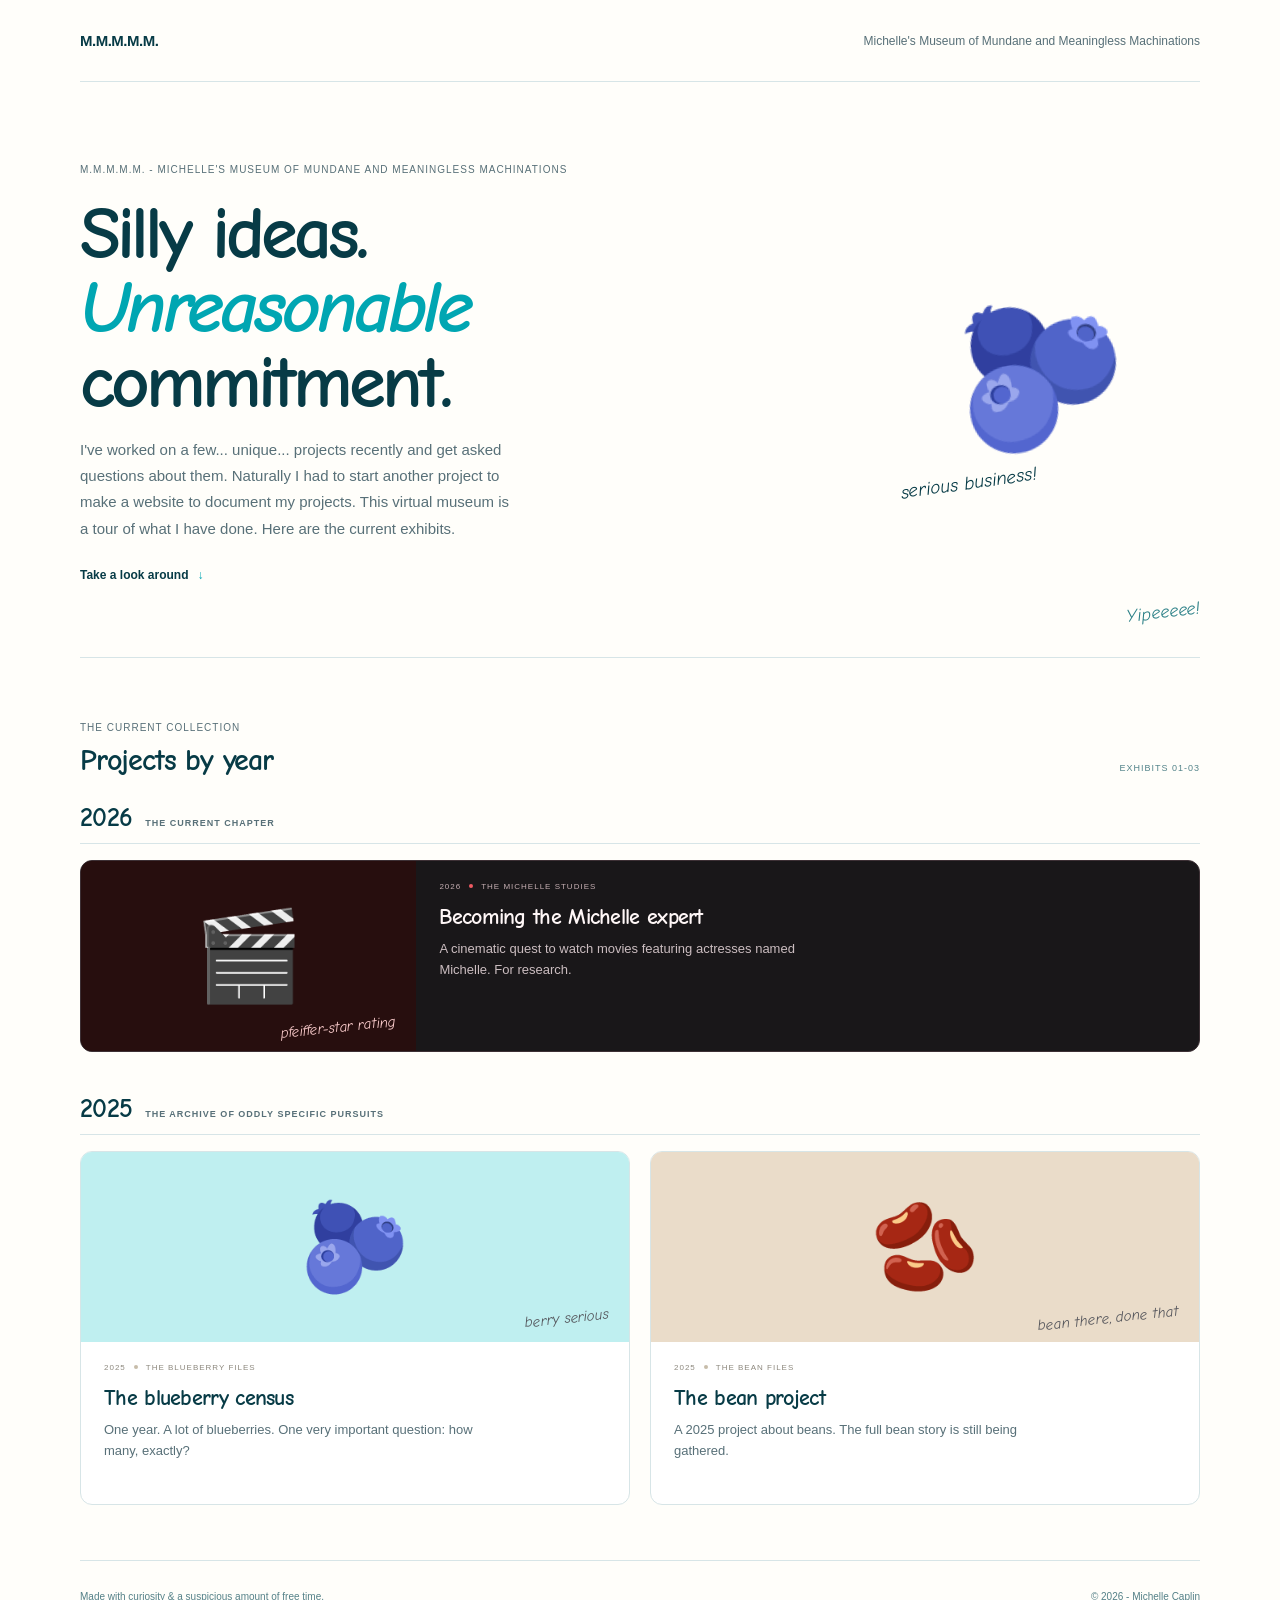
<file: index.html>
<!doctype html>
<html lang="en">
<head>
  <meta charset="utf-8">
  <meta name="viewport" content="width=device-width, initial-scale=1">
  <meta name="theme-color" content="#fffefa">
  <meta name="description" content="A tiny museum of silly personal projects, big questions, and very specific hobbies.">
  <title>M.M.M.M.M. - Michelle's Museum of Mundane and Meaningless Machinations</title>
  <link rel="preconnect" href="https://fonts.googleapis.com">
  <link rel="preconnect" href="https://fonts.gstatic.com" crossorigin>
  <link href="https://fonts.googleapis.com/css2?family=Comic+Neue:ital,wght@0,400;0,700;1,400;1,700&amp;display=swap" rel="stylesheet">
  <link rel="stylesheet" href="site.css">
</head>
<body>
  <header class="site-header">
    <a class="wordmark" href="index.html" aria-label="M.M.M.M.M. home">
      M.M.M.M.M.
    </a>
    <span class="header-note">Michelle's Museum of Mundane and Meaningless Machinations</span>
  </header>

  <main>
    <section class="hero">
      <div class="hero-copy">
        <p class="eyebrow">M.M.M.M.M. - Michelle's Museum of Mundane and Meaningless Machinations</p>
        <h1>Silly ideas.<br><span>Unreasonable</span> commitment.</h1>
        <p class="hero-intro">I've worked on a few... unique... projects recently and get asked questions about them. Naturally I had to start another project to make a website to document my projects. This virtual museum is a tour of what I have done. Here are the current exhibits.</p>
        <a class="text-link" href="#projects">Take a look around <span aria-hidden="true">↓</span></a>
      </div>
      <div class="hero-doodle" aria-label="A cheerful doodle of a star and a smiley face" role="img">
        <span class="doodle-smile" aria-hidden="true">🫐</span>
        <span class="doodle-caption" aria-hidden="true">serious business!</span>
      </div>
      <span class="hero-scribble" aria-hidden="true">Yipeeeee!</span>
    </section>

    <section class="projects-section" id="projects">
      <div class="section-heading">
        <div>
          <p class="eyebrow">The current collection</p>
          <h2>Projects by year</h2>
        </div>
        <span class="collection-count">EXHIBITS 01-03</span>
      </div>

      <section class="year-group year-2026" aria-labelledby="year-2026-heading">
        <div class="year-heading">
          <h3 id="year-2026-heading">2026</h3>
          <span>THE CURRENT CHAPTER</span>
        </div>
        <div class="project-grid">
          <a class="project-card movie-project-card" href="michelle/index.html">
            <div class="card-art michelle-art" aria-hidden="true">
              <span class="card-emoji">🎬</span>
              <span class="art-label">pfeiffer-star rating</span>
            </div>
            <div class="card-content">
              <div class="card-meta"><span>2026</span><span class="meta-dot"></span><span>THE MICHELLE STUDIES</span></div>
              <h3>Becoming the Michelle expert</h3>
              <p>A cinematic quest to watch movies featuring actresses named Michelle. For research.</p>
            </div>
          </a>
        </div>
      </section>

      <section class="year-group year-2025" aria-labelledby="year-2025-heading">
        <div class="year-heading">
          <h3 id="year-2025-heading">2025</h3>
          <span>THE ARCHIVE OF ODDLY SPECIFIC PURSUITS</span>
        </div>
        <div class="project-grid">
          <a class="project-card blueberry-card" href="blueberries/index.html">
            <div class="card-art blueberry-art" aria-hidden="true">
              <span class="card-emoji">🫐</span>
              <span class="art-label">berry serious</span>
            </div>
            <div class="card-content">
              <div class="card-meta"><span>2025</span><span class="meta-dot"></span><span>THE BLUEBERRY FILES</span></div>
              <h3>The blueberry census</h3>
              <p>One year. A lot of blueberries. One very important question: how many, exactly?</p>
            </div>
          </a>

          <a class="project-card bean-card" href="beans/index.html">
            <div class="card-art bean-card-art" aria-hidden="true">
              <span class="card-emoji">🫘</span>
              <span class="art-label">bean there, done that</span>
            </div>
            <div class="card-content">
              <div class="card-meta"><span>2025</span><span class="meta-dot"></span><span>THE BEAN FILES</span></div>
              <h3>The bean project</h3>
              <p>A 2025 project about beans. The full bean story is still being gathered.</p>
            </div>
          </a>
        </div>
      </section>
    </section>
  </main>

  <footer class="site-footer">
    <span>Made with curiosity &amp; a suspicious amount of free time.</span>
    <span>© <span id="year">2026</span> - Michelle Caplin</span>
  </footer>
</body>
</html>
</file>
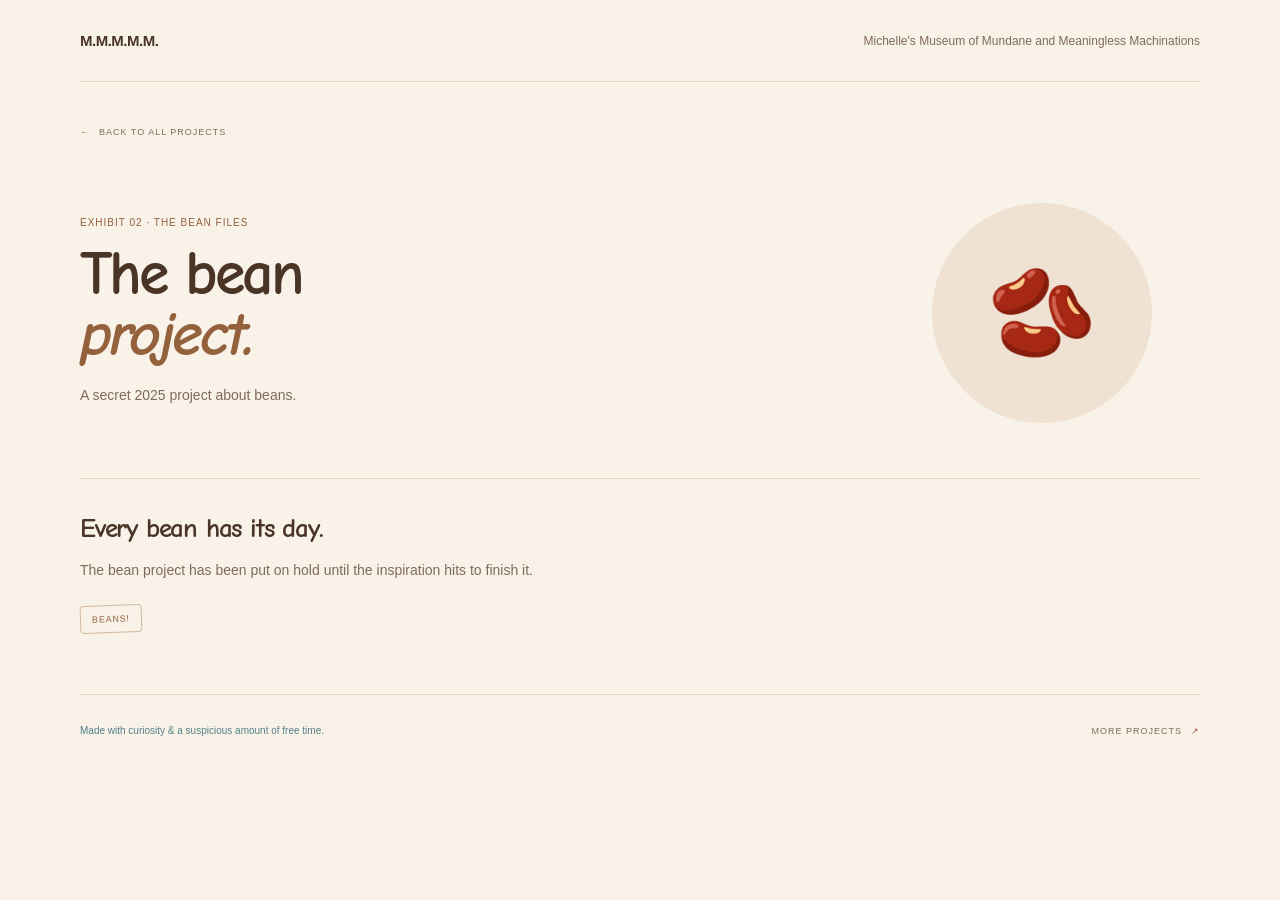
<file: beans/index.html>
<!doctype html>
<html lang="en">
<head>
  <meta charset="utf-8">
  <meta name="viewport" content="width=device-width, initial-scale=1">
  <meta name="theme-color" content="#f8f2e9">
  <meta name="description" content="A secret bean project from 2025.">
  <title>The bean project - M.M.M.M.M.</title>
  <link rel="preconnect" href="https://fonts.googleapis.com">
  <link rel="preconnect" href="https://fonts.gstatic.com" crossorigin>
  <link href="https://fonts.googleapis.com/css2?family=Comic+Neue:ital,wght@0,400;0,700;1,400;1,700&amp;display=swap" rel="stylesheet">
  <link rel="stylesheet" href="../site.css">
</head>
<body class="detail-page theme-beans">
  <header class="site-header">
    <a class="wordmark" href="../index.html" aria-label="Little Big Projects home">
      M.M.M.M.M.
    </a>
    <span class="header-note">Michelle's Museum of Mundane and Meaningless Machinations</span>
  </header>

  <main class="detail-main">
    <a class="back-link" href="../index.html"><span aria-hidden="true">←</span> Back to all projects</a>
    <section class="detail-hero">
      <div class="detail-copy">
        <p class="detail-kicker">EXHIBIT 02 · THE BEAN FILES</p>
        <h1>The bean<br><span>project.</span></h1>
        <p class="detail-intro">A secret 2025 project about beans.</p>
      </div>
      <div class="detail-art detail-art-beans" role="img" aria-label="A bean emoji">
        <span class="card-emoji">🫘</span>
      </div>
    </section>

    <section class="detail-note">
      <h2>Every bean has its day.</h2>
      <p>The bean project has been put on hold until the inspiration hits to finish it.</p>
      <span class="detail-stamp">BEANS!</span>
    </section>
  </main>

  <footer class="site-footer detail-footer">
    <span>Made with curiosity &amp; a suspicious amount of free time.</span>
    <a class="back-link" href="../index.html">More projects <span aria-hidden="true">↗</span></a>
  </footer>
</body>
</html>
</file>
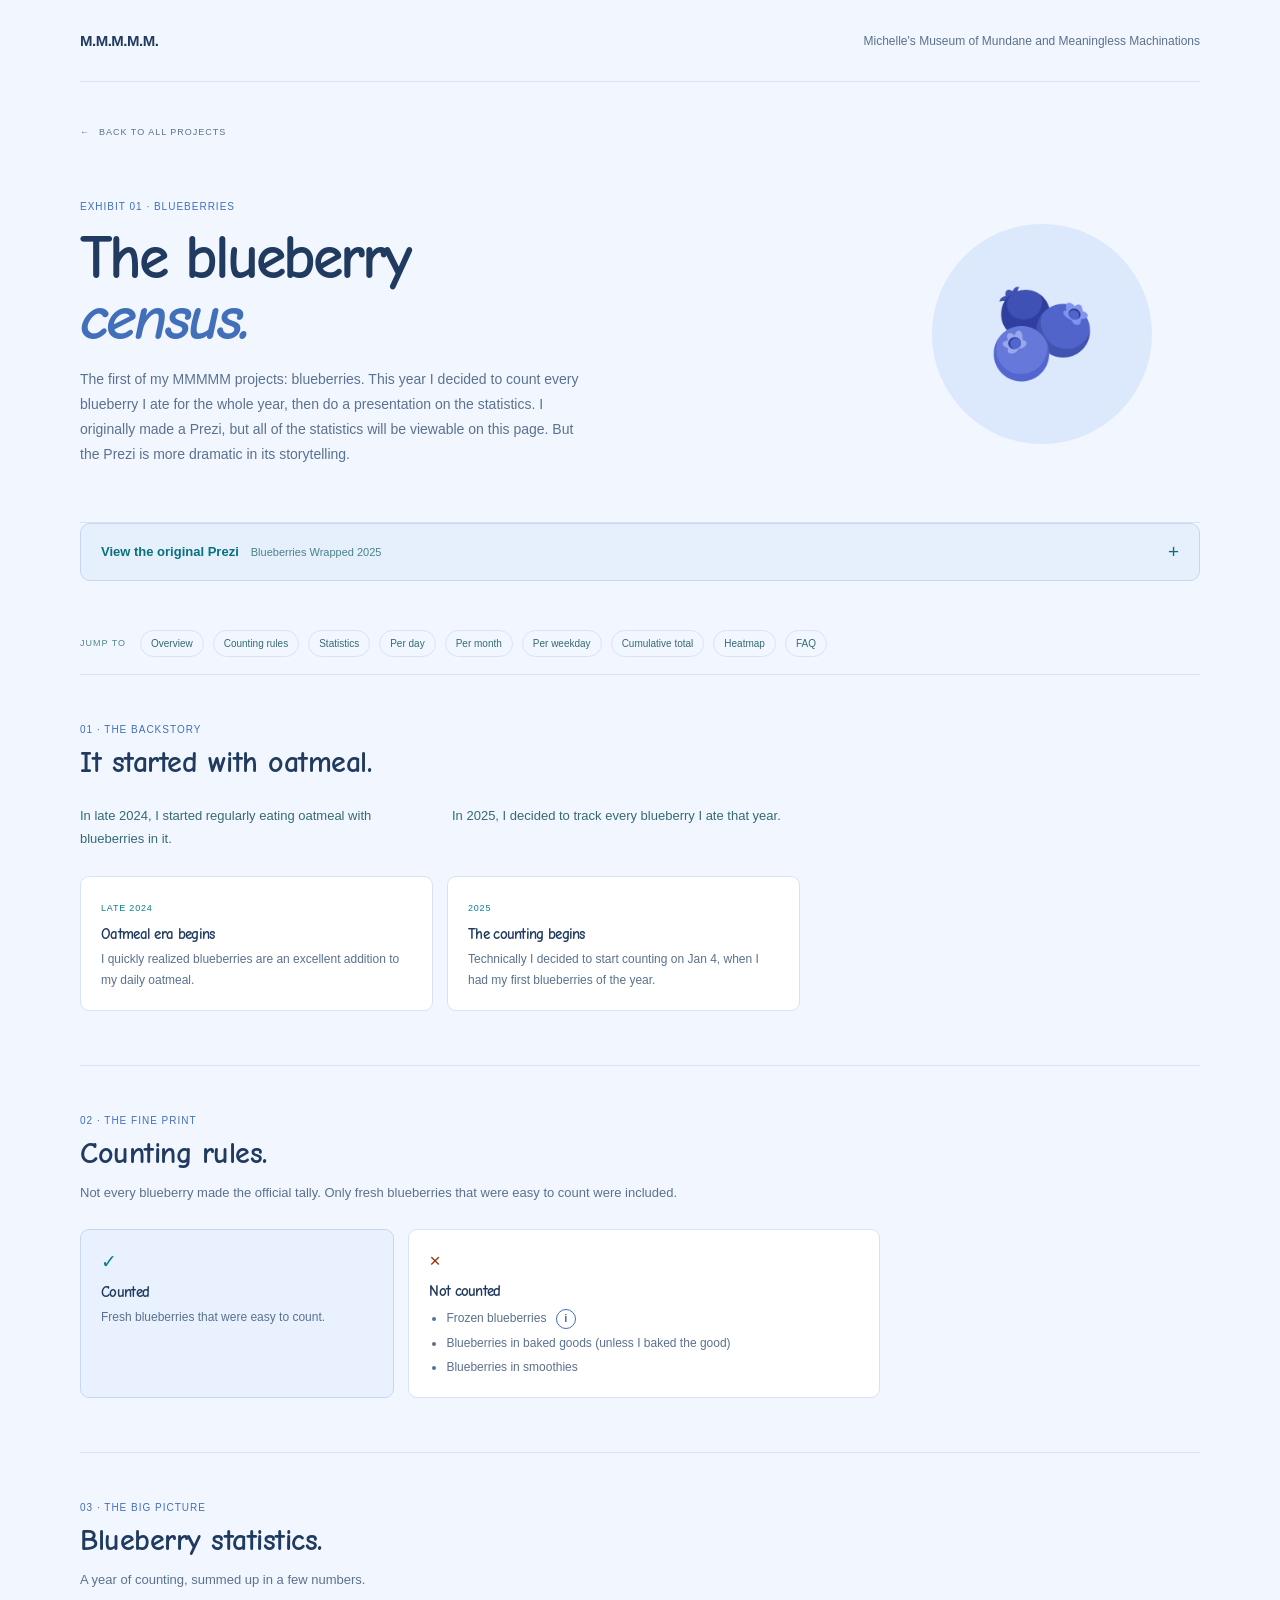
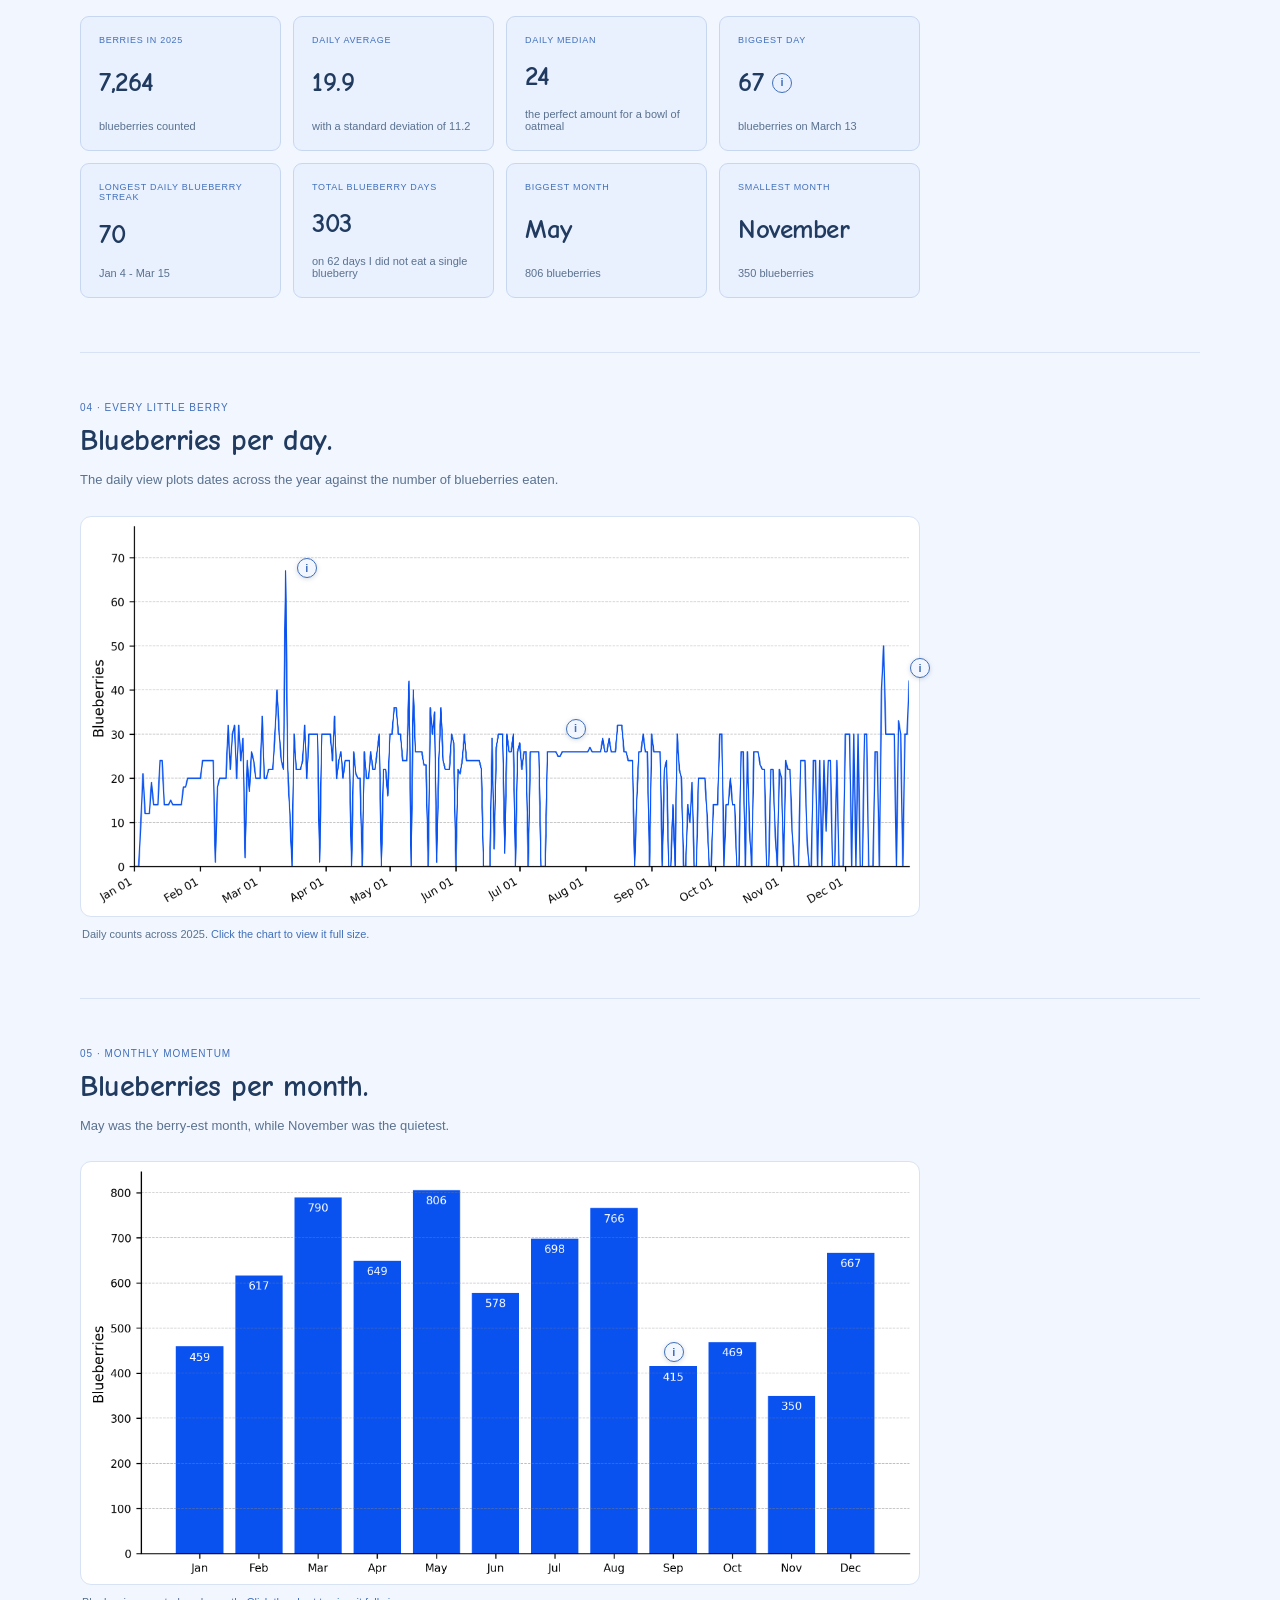
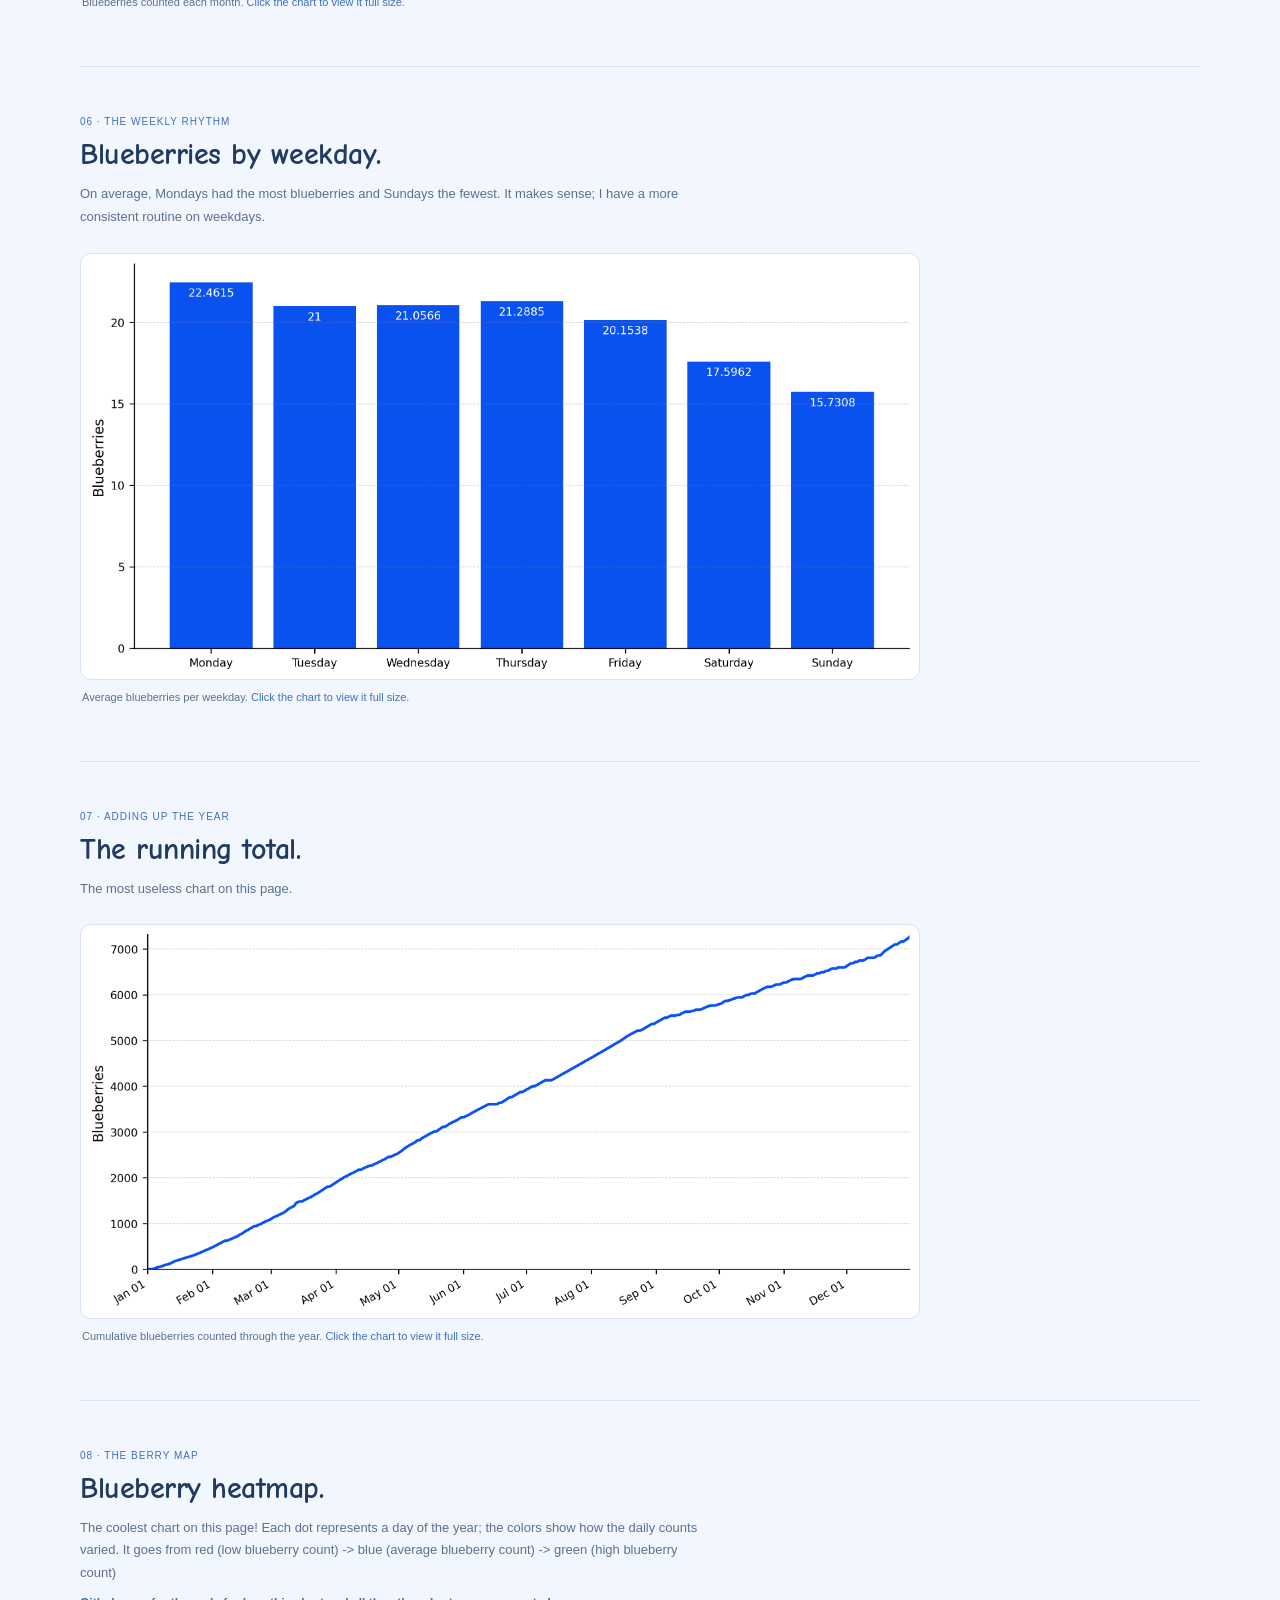
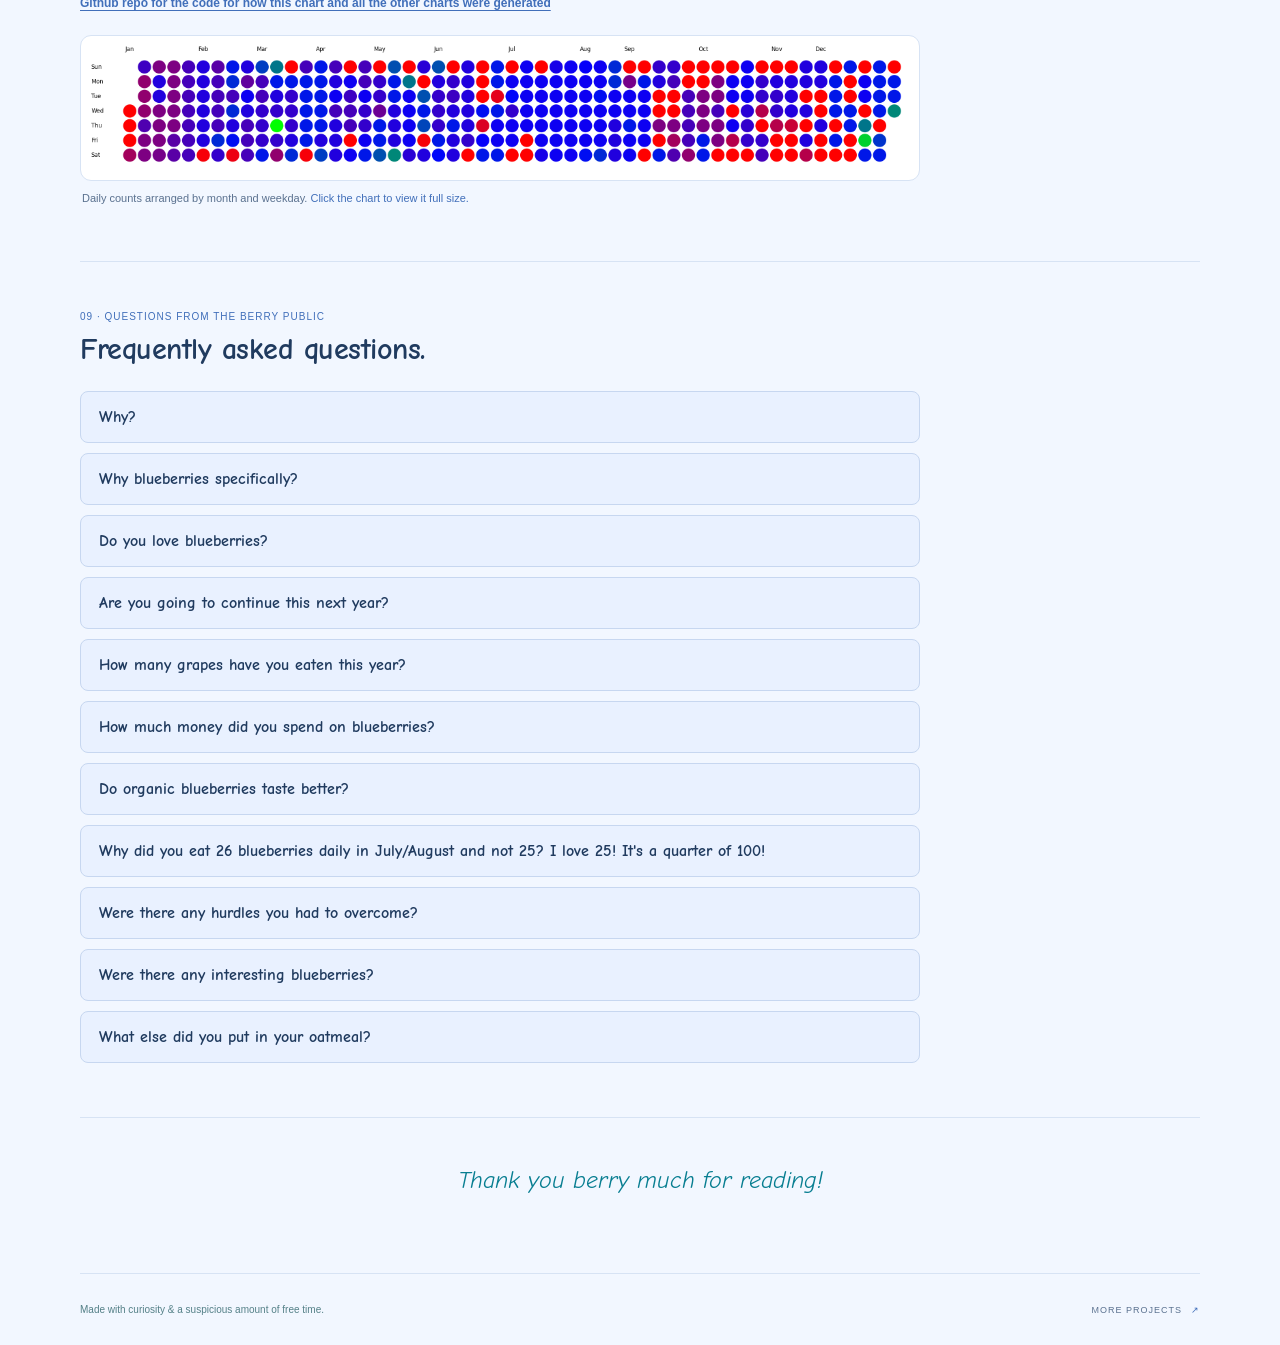
<file: blueberries/index.html>
<!doctype html>
<html lang="en">
<head>
  <meta charset="utf-8">
  <meta name="viewport" content="width=device-width, initial-scale=1">
  <meta name="theme-color" content="#f2f7ff">
  <meta name="description" content="A year-long blueberry-counting project. One tiny berry, one very big question.">
  <title>The blueberry census - M.M.M.M.M.</title>
  <link rel="preconnect" href="https://fonts.googleapis.com">
  <link rel="preconnect" href="https://fonts.gstatic.com" crossorigin>
  <link href="https://fonts.googleapis.com/css2?family=Comic+Neue:ital,wght@0,400;0,700;1,400;1,700&amp;display=swap" rel="stylesheet">
  <link rel="stylesheet" href="../site.css">
</head>
<body class="detail-page theme-blueberry">
  <header class="site-header">
    <a class="wordmark" href="../index.html" aria-label="M.M.M.M.M. home">
      M.M.M.M.M.
    </a>
    <span class="header-note">Michelle's Museum of Mundane and Meaningless Machinations</span>
  </header>

  <main class="detail-main">
    
    <a class="back-link" href="../index.html"><span aria-hidden="true">←</span> Back to all projects</a>
    <section class="detail-hero">
      <div class="detail-copy">
        <p class="detail-kicker">EXHIBIT 01 · BLUEBERRIES</p>
        <h1>The blueberry<br><span>census.</span></h1>
        <p class="detail-intro">The first of my MMMMM projects: blueberries. This year I decided to count every blueberry I ate for the whole year, then do a presentation on the statistics. I originally made a Prezi, but all of the statistics will be viewable on this page. But the Prezi is more dramatic in its storytelling.</p>
      </div>
      <div class="detail-art detail-art-blueberries" role="img" aria-label="A doodle of three blueberries">
         <span class="card-emoji">🫐</span>
      </div>
    </section>
    
    <details class="prezi-disclosure">
      <summary>View the original Prezi <span class="disclosure-note">Blueberries Wrapped 2025</span></summary>
      <div class="prezi-frame">
        <iframe
          src="https://prezi.com/p/embed/sDzIXMRFBQqUZoket36Q/"
          title="Blueberries Wrapped 2025 presentation"
          allow="autoplay"
          allowfullscreen
          loading="lazy">
        </iframe>
      </div>
    </details>

    <nav class="blueberry-toc" aria-label="On this page">
      <span class="toc-label">JUMP TO</span>
      <a href="#overview">Overview</a>
      <a href="#rules">Counting rules</a>
      <a href="#statistics">Statistics</a>
      <a href="#per-day">Per day</a>
      <a href="#per-month">Per month</a>
      <a href="#per-weekday">Per weekday</a>
      <a href="#cumulative">Cumulative total</a>
      <a href="#heatmap">Heatmap</a>
      <a href="#faq">FAQ</a>
    </nav>

    <section class="blueberry-section" id="overview">
      <div class="blueberry-section-heading">
        <p class="detail-kicker">01 · THE BACKSTORY</p>
        <h2>It started with oatmeal.</h2>
      </div>
      <div class="blueberry-overview">
        <p>In late 2024, I started regularly eating oatmeal with blueberries in it.</p>
        <p>In 2025, I decided to track every blueberry I ate that year.</p>
      </div>
      <div class="blueberry-timeline" aria-label="Project timeline">
        <article class="timeline-card">
          <span class="timeline-date">LATE 2024</span>
          <h3>Oatmeal era begins</h3>
          <p>I quickly realized blueberries are an excellent addition to my daily oatmeal.</p>
        </article>
        <article class="timeline-card">
          <span class="timeline-date">2025</span>
          <h3>The counting begins</h3>
          <p>Technically I decided to start counting on Jan 4, when I had my first blueberries of the year.</p>
        </article>
      </div>
    </section>

    <section class="blueberry-section" id="rules">
      <div class="blueberry-section-heading">
        <p class="detail-kicker">02 · THE FINE PRINT</p>
        <h2>Counting rules.</h2>
        <p>Not every blueberry made the official tally. Only fresh blueberries that were easy to count were included.</p>
      </div>
      <div class="rules-grid">
        <article class="rule-card rule-counted">
          <span class="rule-symbol" aria-hidden="true">✓</span>
          <h3>Counted</h3>
          <p>Fresh blueberries that were easy to count.</p>
        </article>
        <article class="rule-card">
          <span class="rule-symbol-bad" aria-hidden="true">×</span>
          <h3>Not counted</h3>
          <ul>
            <li>Frozen blueberries
              <details class="blueberry-info">
                <summary aria-label="Why frozen blueberries were not counted"><span aria-hidden="true">i</span></summary>
                <p>Yes I regret not counting frozen blueberries. Just sometimes they get really stuck together so they're hard to count.</p>
              </details>
            </li>
            <li>Blueberries in baked goods (unless I baked the good)</li>
            <li>Blueberries in smoothies</li>
          </ul>
        </article>
      </div>
    </section>

    <section class="blueberry-section" id="statistics">
      <div class="blueberry-section-heading">
        <p class="detail-kicker">03 · THE BIG PICTURE</p>
        <h2>Blueberry statistics.</h2>
        <p>A year of counting, summed up in a few numbers.</p>
      </div>
      <div class="blueberry-stat-grid">
        <article class="blueberry-stat">
          <span class="blueberry-stat-label">BERRIES IN 2025</span>
          <strong>7,264</strong>
          <span>blueberries counted</span>
        </article>
        <article class="blueberry-stat">
          <span class="blueberry-stat-label">DAILY AVERAGE</span>
          <strong>19.9</strong>
          <span>with a standard deviation of 11.2</span>
        </article>
        <article class="blueberry-stat">
          <span class="blueberry-stat-label">DAILY MEDIAN</span>
          <strong>24</strong>
          <span>the perfect amount for a bowl of oatmeal</span>
        </article>
        <article class="blueberry-stat">
          <span class="blueberry-stat-label">BIGGEST DAY</span>
          <div class="blueberry-stat-value">
            <strong>67</strong>
            <details class="blueberry-info">
                <summary aria-label="Why frozen blueberries were not counted"><span aria-hidden="true">i</span></summary>
                <p>I swear the 67 is just a coincidence. This actually predated the meme.</p>
              </details>
          </div>
          <span>blueberries on March 13</span>
        </article>
        <article class="blueberry-stat">
          <span class="blueberry-stat-label">LONGEST DAILY BLUEBERRY STREAK</span>
          <strong>70</strong>
          <span>Jan 4 - Mar 15</span>
        </article>
        <article class="blueberry-stat">
          <span class="blueberry-stat-label">TOTAL BLUEBERRY DAYS</span>
          <strong>303</strong>
          <span>on 62 days I did not eat a single blueberry</span>
        </article>
        <article class="blueberry-stat">
          <span class="blueberry-stat-label">BIGGEST MONTH</span>
          <strong>May</strong>
          <span>806 blueberries</span>
        </article>
        <article class="blueberry-stat">
          <span class="blueberry-stat-label">SMALLEST MONTH</span>
          <strong>November</strong>
          <span>350 blueberries</span>
        </article>
      </div>
    </section>

    <section class="blueberry-section" id="per-day">
      <div class="blueberry-section-heading">
        <p class="detail-kicker">04 · EVERY LITTLE BERRY</p>
        <h2>Blueberries per day.</h2>
        <p>The daily view plots dates across the year against the number of blueberries eaten.</p>
      </div>
      <figure class="blueberry-chart">
        <div class="blueberry-chart-visual">
          <a class="blueberry-chart-link" href="../images/blueberries_daily.png" target="_blank" rel="noopener" aria-label="Open the daily blueberry chart at full size">
            <img src="../images/blueberries_daily.png" alt="Line chart showing the number of blueberries eaten on each day of 2025.">
          </a>
          <details class="blueberry-info blueberry-chart-info" style="--hotspot-x: 27%; --hotspot-y: 13%;">
            <summary aria-label="More information about the peak of 67 blueberries"><span aria-hidden="true">i</span></summary>
            <p>Peak: 67 blueberries. I just happened to eat a blueberry-rich dinner that day in addition to my oatmeal with blueberries.</p>
          </details>
          <details class="blueberry-info blueberry-chart-info" style="--hotspot-x: 59%; --hotspot-y: 53%;">
            <summary aria-label="More information about the flat part of the chart"><span aria-hidden="true">i</span></summary>
            <p>In July/August I very consistenly ate 26 per day</p>
          </details>
          <details class="blueberry-info blueberry-chart-info" style="--hotspot-x: 100%; --hotspot-y: 38%;">
            <summary aria-label="More information about the flat part of the chart"><span aria-hidden="true">i</span></summary>
            <p>Rather than a New Year's kiss, I shotgunned 12 blueberries at 11:59pm on New Year's Eve.</p>
          </details>
        </div>
        <figcaption>Daily counts across 2025. <span>Click the chart to view it full size.</span></figcaption>
      </figure>
    </section>

    <section class="blueberry-section" id="per-month">
      <div class="blueberry-section-heading">
        <p class="detail-kicker">05 · MONTHLY MOMENTUM</p>
        <h2>Blueberries per month.</h2>
        <p>May was the berry-est month, while November was the quietest.</p>
      </div>
      <figure class="blueberry-chart">
        <div class="blueberry-chart-visual">
          <a class="blueberry-chart-link" href="../images/blueberries_monthly.png" target="_blank" rel="noopener" aria-label="Open the monthly blueberry chart at full size">
            <img src="../images/blueberries_monthly.png" alt="Bar chart of monthly blueberry totals in 2025: January 459, February 617, March 790, April 649, May 806, June 578, July 698, August 766, September 415, October 469, November 350, and December 667.">
          </a>
          <details class="blueberry-info blueberry-chart-info" style="--hotspot-x: 70.7%; --hotspot-y: 45%;">
            <summary aria-label="More information about the peak of 67 blueberries"><span aria-hidden="true">i</span></summary>
            <p>I attribute this big drop to blueberry season ending (So it is harder to find good ones) and just a loss of motivation.</p>
          </details>
        </div>
        <figcaption>Blueberries counted each month. <span>Click the chart to view it full size.</span></figcaption>
      </figure>
    </section>

    

    <section class="blueberry-section" id="per-weekday">
      <div class="blueberry-section-heading">
        <p class="detail-kicker">06 · THE WEEKLY RHYTHM</p>
        <h2>Blueberries by weekday.</h2>
        <p>On average, Mondays had the most blueberries and Sundays the fewest. It makes sense; I have a more consistent routine on weekdays.</p>
      </div>
      <figure class="blueberry-chart">
        <a class="blueberry-chart-link" href="../images/blueberries_weekday.png" target="_blank" rel="noopener" aria-label="Open the weekday blueberry chart at full size">
          <img src="../images/blueberries_weekday.png" alt="Bar chart of average blueberries per weekday: Monday 22.46, Tuesday 21, Wednesday 21.06, Thursday 21.29, Friday 20.15, Saturday 17.60, and Sunday 15.73.">
        </a>
        <figcaption>Average blueberries per weekday. <span>Click the chart to view it full size.</span></figcaption>
      </figure>
    </section>

    <section class="blueberry-section" id="cumulative">
      <div class="blueberry-section-heading">
        <p class="detail-kicker">07 · ADDING UP THE YEAR</p>
        <h2>The running total.</h2>
        <p>The most useless chart on this page.</p>
      </div>
      <figure class="blueberry-chart">
        <a class="blueberry-chart-link" href="../images/blueberries_cumulative.png" target="_blank" rel="noopener" aria-label="Open the cumulative blueberry chart at full size">
          <img src="../images/blueberries_cumulative.png" alt="Cumulative line chart showing the total number of blueberries counted rising through 2025 to 7,264.">
        </a>
        <figcaption>Cumulative blueberries counted through the year. <span>Click the chart to view it full size.</span></figcaption>
      </figure>
    </section>

    <section class="blueberry-section" id="heatmap">
      <div class="blueberry-section-heading">
        <p class="detail-kicker">08 · THE BERRY MAP</p>
        <h2>Blueberry heatmap.</h2>
        <p>The coolest chart on this page! Each dot represents a day of the year; the colors show how the daily counts varied. It goes from red (low blueberry count) -> blue (average blueberry count) -> green (high blueberry count)</p>
        <a class="text-link blueberry-repo-link" href="https://github.com/mcaplin/blueberries2025">Github repo for the code for how this chart and all the other charts were generated</a>
      </div>
      <figure class="blueberry-chart">
        <a class="blueberry-chart-link" href="../images/blueberries_dayplot.png" target="_blank" rel="noopener" aria-label="Open the blueberry calendar heatmap at full size">
          <img src="../images/blueberries_dayplot.png" alt="Calendar heatmap of daily blueberry counts throughout 2025, arranged by month and weekday.">
        </a>
        <figcaption>Daily counts arranged by month and weekday. <span>Click the chart to view it full size.</span></figcaption>
      </figure>
    </section>
    

    <section class="blueberry-section" id="faq">
      <div class="blueberry-section-heading">
        <p class="detail-kicker">09 · QUESTIONS FROM THE BERRY PUBLIC</p>
        <h2>Frequently asked questions.</h2>
      </div>
      <div class="blueberry-faq">
        
        <details>
          <summary>Why?</summary>
          <p>For fun.</p>
        </details>
        <details>
          <summary>Why blueberries specifically?</summary>
          <p>Blueberries are small so you eat a lot of them in one go. It's less funny to say I ate three hundred bananas in one year than seven thousand blueberries.</p>
          <p>Also they are good for you and this encouraged me to eat more of them. They are a powerful antioxidant, whatever that means.</p>
        </details>
        <details>
          <summary>Do you love blueberries?</summary>
          <p>Not really. I think they are OK. Blueberry muffins are delicious though.</p>
        </details>
        <details>
          <summary>Are you going to continue this next year?</summary>
          <p>Absolutely not. I am free from this burden which I placed upon myself.</p>
        </details>
        <details>
          <summary>How many grapes have you eaten this year?</summary>
          <p>IDK, didn't count. Probably like 30.</p>
        </details>
        <details>
          <summary>How much money did you spend on blueberries?</summary>
          <p>I didn't count but I estimate $200-300. Some were organic and therefore more expensive, and a sadly large amount got tossed due to mold suspicions.</p>
        </details>
        <details>
          <summary>Do organic blueberries taste better?</summary>
          <p>The best ones I had were more often organic than not, but your median organic/regular blueberry taste similar.</p>
        </details>
        <details>
          <summary>Why did you eat 26 blueberries daily in July/August and not 25? I love 25! It's a quarter of 100!</summary>
          <p>I tended to eat blueberries in even numbers because I counted in twos.</p>
        </details>
        <details>
          <summary>Were there any hurdles you had to overcome?</summary>
          <p>Yes. I had more than one instance where someone was kindly cooking me blueberry pancakes, and I had to request that they count the blueberries before putting them in the pancake. Weirdest accommodation I've ever had to ask for.</p>
          <p>Also, fresh berries in the store get moldy very quickly. I had to really inspect the cartons to not get bad ones, especially in the off-season. Sadly there were a lot of blueberry purges where I had to toss suspicious berries.</p>
        </details>
        <details>
          <summary>Were there any interesting blueberries?</summary>
          <p>Yes! I had some pink blueberries in Santa Barbara. They were good, kind of tasted like a blueberry and grape hybrid.</p>
        </details>
        <details>
          <summary>What else did you put in your oatmeal?</summary>
          <p>I actually concocted my oatmeal recipe for specific health benefits, mainly reducing cholesterol.</p>
          <ul>
          <li>Old fashioned oats - fiber to reduce cholesterol</li>
          <li>Water - I preferred the texture with water over milk</li>
          <li>PBFit powder - protein and peanut buttery deliciousness</li>
          <li>Flaxseed meal - fiber and omega 3 fats</li>
          <li>1 Splenda packet - adds sweetness without actual sugar</li>
          <li>Walnuts - omega 3 fats</li>
          <li>Banana - not for any specific health benefit. Bananas just taste good in this oatmeal recipe</li>
          <li>BLUEBERRIES! - antioxidant and fiber</li>
          </ul>
        </details>
      </div>
    </section>

    <p class="blueberry-signoff">Thank you berry much for reading!</p>
  </main>

  <footer class="site-footer detail-footer">
    <span>Made with curiosity &amp; a suspicious amount of free time.</span>
    <a class="back-link" href="../index.html">More projects <span aria-hidden="true">↗</span></a>
  </footer>
</body>
</html>
</file>
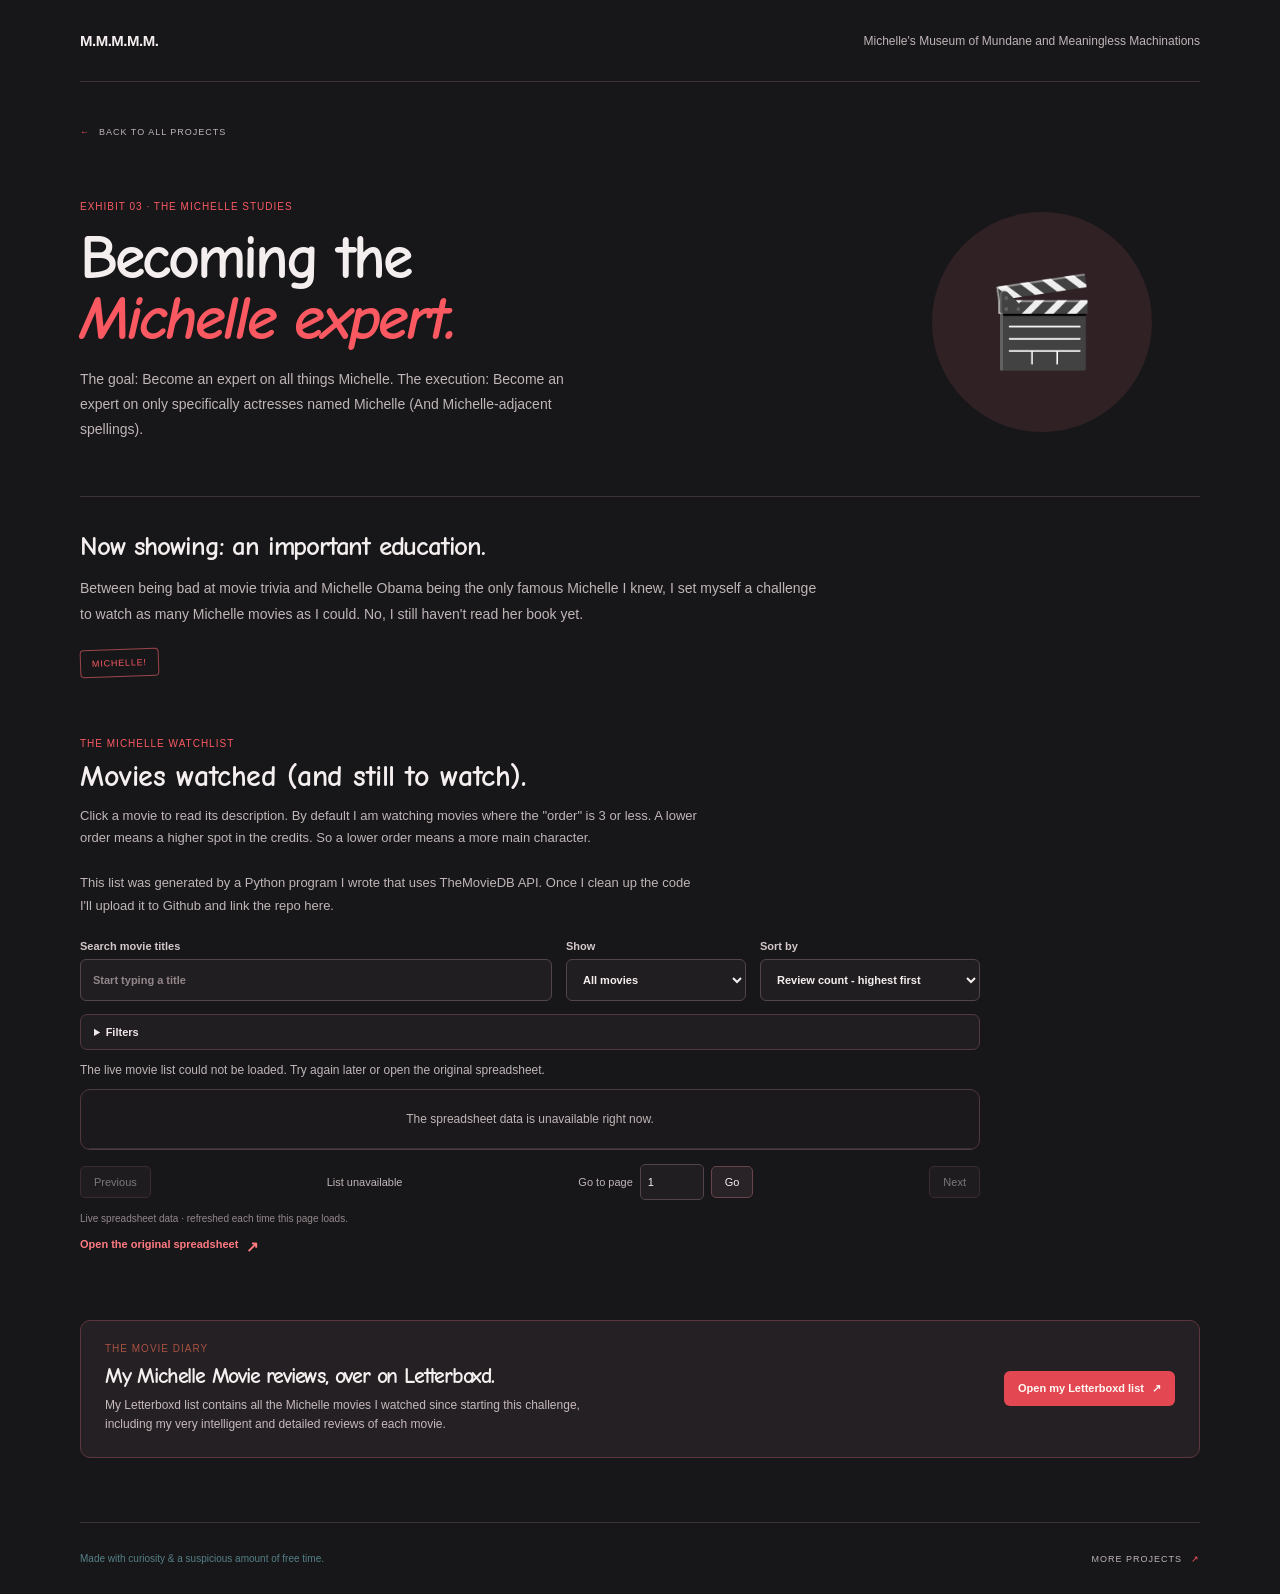
<file: michelle/index.html>
<!doctype html>
<html lang="en">
<head>
  <meta charset="utf-8">
  <meta name="viewport" content="width=device-width, initial-scale=1">
  <meta name="theme-color" content="#171719">
  <meta name="description" content="A cinematic quest to become the Michelle expert by watching movies with actresses named Michelle.">
  <title>Becoming the Michelle expert - M.M.M.M.M.</title>
  <link rel="preconnect" href="https://fonts.googleapis.com">
  <link rel="preconnect" href="https://fonts.gstatic.com" crossorigin>
  <link href="https://fonts.googleapis.com/css2?family=Comic+Neue:ital,wght@0,400;0,700;1,400;1,700&amp;display=swap" rel="stylesheet">
  <link rel="stylesheet" href="../site.css">
</head>
<body class="detail-page theme-michelle">
  <header class="site-header">
    <a class="wordmark" href="../index.html" aria-label="M.M.M.M.M. home">
      M.M.M.M.M.
    </a>
    <span class="header-note">Michelle's Museum of Mundane and Meaningless Machinations</span>
  </header>

  <main class="detail-main">
    <a class="back-link" href="../index.html"><span aria-hidden="true">←</span> Back to all projects</a>
    <section class="detail-hero">
      <div class="detail-copy">
        <p class="detail-kicker">EXHIBIT 03 · THE MICHELLE STUDIES</p>
        <h1>Becoming the<br><span>Michelle expert.</span></h1>
        <p class="detail-intro">The goal: Become an expert on all things Michelle. The execution: Become an expert on only specifically actresses named Michelle (And Michelle-adjacent spellings).</p>
      </div>
      <div class="detail-art detail-art-michelle" role="img" aria-label="A movie ticket emoji">
        <span class="card-emoji">🎬</span>
    </section>

    <section class="detail-note">
      <h2>Now showing: an important education.</h2>
      <p>Between being bad at movie trivia and Michelle Obama being the only famous Michelle I knew, I set myself a challenge to watch as many Michelle movies as I could. No, I still haven't read her book yet.</p>
      <span class="detail-stamp">MICHELLE!</span>
    </section>

    <section class="sheet-section" aria-labelledby="watchlist-heading">
      <p class="detail-kicker">THE MICHELLE WATCHLIST</p>
      <h2 id="watchlist-heading">Movies watched (and still to watch).</h2>
      <p class="sheet-intro">Click a movie to read its description. By default I am watching movies where the "order" is 3 or less. A lower order means a higher spot in the credits. So a lower order means a more main character.</p>
      <p class="sheet-intro">This list was generated by a Python program I wrote that uses TheMovieDB API. Once I clean up the code I'll upload it to Github and link the repo here.</p>
      <div class="watchlist-controls">
        <label for="movie-search">Search movie titles
          <div class="watchlist-autocomplete">
            <input id="movie-search" type="search" role="combobox" aria-autocomplete="list" aria-controls="movie-options" aria-expanded="false" autocomplete="off" placeholder="Start typing a title">
            <div class="watchlist-suggestion-list" id="movie-options" role="listbox" hidden></div>
          </div>
        </label>
        <label for="watch-status">Show
          <select id="watch-status">
            <option value="all">All movies</option>
            <option value="watched">Watched</option>
            <option value="unwatched">Still to watch</option>
          </select>
        </label>
        <label for="sort-by">Sort by
          <select id="sort-by">
            <option value="reviews-desc">Review count - highest first</option>
            <option value="reviews-asc">Review count - lowest first</option>
            <option value="release-desc">Release date - newest first</option>
            <option value="release-asc">Release date - oldest first</option>
          </select>
        </label>
      </div>
      <details class="watchlist-filter-panel">
        <summary>Filters</summary>
        <div class="watchlist-filter-content">
          <div class="watchlist-filter-layout">
            <div class="watchlist-thresholds">
              <label for="order-limit">Maximum order
                <input id="order-limit" type="number" min="0" step="1" value="3">
              </label>
              <label for="minimum-reviews">Minimum review count (0 = any)
                <input id="minimum-reviews" type="number" min="0" step="1" value="0">
              </label>
            </div>
            <label class="watchlist-facet-filter" for="genre-filter">Filter by genre
              <select id="genre-filter">
                <option value="">All genres</option>
              </select>
            </label>
            <label class="watchlist-facet-filter" for="michelle-filter">Filter by Michelle
              <div class="watchlist-autocomplete">
                <input id="michelle-filter" type="search" role="combobox" aria-autocomplete="list" aria-controls="michelle-options" aria-expanded="false" autocomplete="off" placeholder="Start typing a name">
                <div class="watchlist-suggestion-list" id="michelle-options" role="listbox" hidden></div>
              </div>
            </label>
            <label class="watchlist-facet-filter" for="language-filter">Filter by language
              <select id="language-filter">
                <option value="">All languages</option>
              </select>
            </label>
          </div>
          <fieldset id="column-options"></fieldset>
          <button id="reset-columns" type="button">Reset to default columns</button>
        </div>
      </details>
      <p class="watchlist-summary" id="watchlist-summary" role="status" aria-live="polite">Loading the movie list…</p>
      <div class="movie-table-scroll" role="region" aria-label="Movie watchlist table" tabindex="0">
        <table class="movie-table">
          <thead><tr id="movie-table-header"></tr></thead>
          <tbody id="movie-table-body">
            <tr><td class="movie-table-empty" colspan="1">Loading movie list from Google Sheets…</td></tr>
          </tbody>
        </table>
      </div>
      <div class="watchlist-pagination" aria-label="Watchlist pagination">
        <button id="watchlist-prev" type="button" disabled>Previous</button>
        <span id="watchlist-page-status" aria-live="polite">Loading…</span>
        <form id="watchlist-page-form" class="watchlist-page-jump">
          <label for="watchlist-page-input">Go to page</label>
          <input id="watchlist-page-input" type="number" min="1" step="1" value="1" required>
          <button type="submit">Go</button>
        </form>
        <button id="watchlist-next" type="button" disabled>Next</button>
      </div>
      <p class="watchlist-note">Live spreadsheet data · refreshed each time this page loads.</p>
      <a class="sheet-link" href="https://docs.google.com/spreadsheets/d/e/2PACX-1vT6NKhC-Idx4r1zNiKnAx-ByJkTRNh8hRWsiuL7BHiZQ_KqYuW98LQghdC0gDc4xQQdizWYDo5VGxIB/pubhtml?widget=true&amp;headers=false" target="_blank" rel="noopener noreferrer">Open the original spreadsheet <span aria-hidden="true">↗</span></a>
    </section>

    <aside class="letterboxd-card">
      <div>
        <p class="detail-kicker">THE MOVIE DIARY</p>
        <h2>My Michelle Movie reviews, over on Letterboxd.</h2>
        <p>My Letterboxd list contains all the Michelle movies I watched since starting this challenge, including my very intelligent and detailed reviews of each movie.</p>
      </div>
      <a class="letterboxd-link" href="https://boxd.it/SjmJ8$RiD6igVPGWnoKEEQ" target="_blank" rel="noopener noreferrer">Open my Letterboxd list <span aria-hidden="true">↗</span></a>
    </aside>
  </main>

  <footer class="site-footer detail-footer">
    <span>Made with curiosity &amp; a suspicious amount of free time.</span>
    <a class="back-link" href="../index.html">More projects <span aria-hidden="true">↗</span></a>
  </footer>
  <script src="watchlist.js" defer></script>
</body>
</html>
</file>
<file: site.css>
:root {
  color-scheme: light;
  --paper: #fffefa;
  --ink: #073b46;
  --muted: #587078;
  --line: #d7e5e7;
  --accent: #00a6b2;
  --display: "Comic Neue", "Comic Sans MS", "Comic Sans", cursive;
  --body: Arial, Helvetica, sans-serif;
  --mono: Arial, Helvetica, sans-serif;
}

* { box-sizing: border-box; }

html { scroll-behavior: smooth; }

body {
  margin: 0;
  background: var(--paper);
  color: var(--ink);
  font-family: var(--body);
  -webkit-font-smoothing: antialiased;
}

a { color: inherit; }

.site-header,
.site-footer {
  width: min(1120px, calc(100% - 64px));
  margin: 0 auto;
  display: flex;
  align-items: center;
  justify-content: space-between;
}

.site-header {
  min-height: 82px;
  border-bottom: 1px solid var(--line);
}

.wordmark {
  display: inline-flex;
  align-items: center;
  gap: 10px;
  text-decoration: none;
  font-size: 15px;
  font-weight: 800;
  letter-spacing: -0.5px;
}

.header-note { color: var(--muted); font-size: 12px; }

main { width: min(1120px, calc(100% - 64px)); margin: 0 auto; }

.hero {
  min-height: 440px;
  padding: 82px 0 74px;
  position: relative;
  display: flex;
  align-items: center;
  justify-content: space-between;
  border-bottom: 1px solid var(--line);
}

.hero-copy { max-width: 610px; position: relative; z-index: 1; }
.eyebrow, .card-meta, .collection-count, .back-link, .detail-kicker {
  font-family: var(--mono);
  text-transform: uppercase;
  letter-spacing: 1px;
}

.eyebrow {
  display: flex;
  align-items: center;
  gap: 9px;
  color: var(--muted);
  font-size: 10px;
}

.meta-dot { width: 7px; height: 7px; border-radius: 50%; background: var(--accent); }

h1, h2, h3, p { margin-top: 0; }

h1 {
  margin: 22px 0 17px;
  font-family: var(--display);
  font-size: clamp(48px, 6vw, 75px);
  line-height: .99;
  letter-spacing: -4px;
  font-weight: 800;
}

h1 span { color: var(--accent); font-family: var(--display); font-weight: 600; font-style: italic; }
.hero-intro { max-width: 430px; color: var(--muted); font-size: 15px; line-height: 1.75; }
.text-link { font-size: 12px; font-weight: 700; text-decoration: none; }
.text-link { display: inline-flex; gap: 9px; margin-top: 11px; }
.text-link span { color: var(--accent); }

.hero-doodle {
  width: 280px;
  height: 250px;
  margin-right: 20px;
  position: relative;
  display: grid;
  place-items: center;
  color: #95c94f;
}

.doodle-smile { position: absolute; font-size: 140px; color: #00a6b2; transform: rotate(-10deg); }
.doodle-caption { position: absolute; bottom: 4px; left: 0; color: var(--ink); font-family: var(--display); font-size: 19px; font-style: italic; transform: rotate(-8deg); }
.hero-scribble { position: absolute; right: 0; bottom: 34px; color: #287e85; font-family: var(--display); font-size: 18px; font-style: italic; transform: rotate(-7deg); }

.projects-section { padding: 64px 0 55px; }
.section-heading { display: flex; justify-content: space-between; align-items: end; margin-bottom: 25px; }
.section-heading .eyebrow { margin-bottom: 10px; }
h2 { margin-bottom: 0; font-family: var(--display); font-size: 30px; letter-spacing: -1.2px; }
.collection-count { padding-bottom: 5px; color: #54848a; font-size: 9px; }

.project-grid { display: grid; grid-template-columns: repeat(2, minmax(0, 1fr)); gap: 20px; }
.year-group + .year-group { margin-top: 42px; }
.year-heading { display: flex; align-items: baseline; gap: 13px; margin-bottom: 16px; padding-bottom: 10px; border-bottom: 1px solid var(--line); }
.year-heading h3 { margin: 0; color: var(--ink); font-family: var(--display); font-size: 26px; }
.year-heading span { color: var(--muted); font-size: 9px; font-weight: 700; letter-spacing: 1px; }
.year-2026 .project-grid { grid-template-columns: minmax(0, 1fr); }
.project-card.movie-project-card { display: grid; grid-template-columns: minmax(220px, 30%) 1fr; border-color: #3d3035; background: #191719; color: #f9f0f0; }
.movie-project-card .card-art { height: auto; min-height: 190px; background: #270e0e; }
.movie-project-card .art-label { color: #ffd0d0; }
.movie-project-card .card-meta { color: #c6afb3; }
.movie-project-card .meta-dot { background: #f05a62; }
.movie-project-card h3 { color: #fff7f7; }
.movie-project-card .card-content p { color: #cbbdc0; }
.project-card { display: block; overflow: hidden; border: 1px solid var(--line); border-radius: 12px; background: #fff; color: inherit; cursor: pointer; text-decoration: none; transition: box-shadow .18s ease; }
.project-card:hover { box-shadow: 0 8px 20px #0002; }
.project-card:focus-visible { outline: 3px solid var(--accent); outline-offset: 3px; }
.card-art { height: 190px; position: relative; overflow: hidden; display: grid; place-items: center; }
.blueberry-art { background: #bfeff0; }
.michelle-art { background: #f3ded4; }
.bean-card-art { background: #eadcc9; }
.card-emoji { font-size: 88px; line-height: 1; }
.art-label { position: absolute; right: 20px; bottom: 15px; color: #53545a; font-family: var(--display); font-size: 15px; font-style: italic; transform: rotate(-6deg); }
.card-content { padding: 21px 23px 24px; }
.card-meta { display: flex; align-items: center; gap: 8px; color: #8d887e; font-size: 8px; }
.meta-dot { width: 4px; height: 4px; background: #c7bca9; }
h3 { margin: 13px 0 8px; font-family: var(--display); font-size: 22px; letter-spacing: -.7px; }
.card-content p { max-width: 400px; min-height: 44px; margin-bottom: 17px; color: var(--muted); font-size: 13px; line-height: 1.65; }
.note-card { margin: 0 0 68px; padding: 17px 20px; display: flex; align-items: center; gap: 13px; border: 1px dashed #87cfd0; border-radius: 9px; background: #d3f5ef; color: var(--muted); }
.note-card p { margin: 0; font-size: 12px; }
.note-card strong { color: var(--ink); }
.note-icon { color: var(--accent); font-size: 19px; }
.note-sparkle { margin-left: auto; color: var(--accent); font-size: 21px; }

.site-footer { min-height: 72px; border-top: 1px solid var(--line); color: #548087; font-size: 10px; }

.detail-page { --accent: #087e91; }
.detail-page.theme-blueberry { --paper: #f2f7ff; --ink: #203b5f; --muted: #5a718f; --line: #d7e3f4; --accent: #416fba; }
.detail-page.theme-beans { --paper: #f8f2e9; --ink: #493426; --muted: #806b5a; --line: #e5d6c6; --accent: #94613d; }
.detail-page.theme-michelle { color-scheme: dark; --paper: #171719; --ink: #f4eeee; --muted: #c0b5b7; --line: #3a3238; --accent: #fa5962; }
.detail-main { padding-top: 39px; }
.back-link { display: inline-flex; gap: 9px; color: var(--muted); font-size: 9px; text-decoration: none; }
.back-link span { color: var(--accent); }
.detail-hero { min-height: 340px; padding: 62px 0 54px; display: flex; align-items: center; justify-content: space-between; border-bottom: 1px solid var(--line); }
.detail-copy { max-width: 610px; }
.detail-kicker { color: var(--accent); font-size: 10px; }
.detail-hero h1 { margin: 16px 0; font-size: clamp(43px, 5vw, 62px); letter-spacing: -3px; }
.detail-hero h1 span { color: var(--accent); }
.detail-intro { max-width: 500px; margin-bottom: 0; color: var(--muted); font-size: 14px; line-height: 1.8; }
.detail-art { width: 220px; height: 220px; margin-right: 48px; position: relative; display: grid; place-items: center; border-radius: 50%; }
.detail-art-blueberries { background: #bfeff0; }
.detail-art-michelle { background: #f3ded4; }
.detail-art-beans { background: #efe2d3; }

.detail-note { max-width: 750px; padding: 34px 0 61px; }
.detail-note h2 { margin-bottom: 14px; font-family: var(--display); font-size: 27px; font-weight: 600; }
.detail-note p { margin-bottom: 0; color: var(--muted); font-size: 14px; line-height: 1.8; }
.detail-stamp { display: inline-block; margin-top: 22px; padding: 8px 11px; border: 1px solid #70c9cc; border-radius: 4px; color: var(--accent); font-family: var(--mono); font-size: 9px; letter-spacing: .8px; transform: rotate(-2deg); }
.theme-michelle .detail-stamp { border-color: #e7c2b5; }
.detail-footer { margin-top: 0; }
.theme-blueberry .detail-art-blueberries { background: #dce8fb; }
.theme-blueberry .prezi-disclosure, .theme-blueberry .prezi-frame { border-color: #c7d7f0; background: #e6effc; }
.theme-blueberry .blueberry-toc a:hover, .theme-blueberry .blueberry-toc a:focus-visible { border-color: #9eb9e5; background: #e6effc; color: #254c86; }
.theme-blueberry .rule-counted { border-color: #c7d7f0; background: #e9f1ff; }
.theme-blueberry .visual-template { border-color: #a9bfdf; background: linear-gradient(120deg, #e8f0fc, #dce8fb); }
.theme-blueberry .template-berry { background: #416fba; color: #e8f0fc; box-shadow: inset -12px -10px 0 #2d508c; }
.theme-blueberry .template-monthly, .theme-blueberry .template-heatmap { background: linear-gradient(120deg, #dce8fb, #ebf2ff); }
.theme-blueberry .template-daily, .theme-blueberry .template-faq { background: #e6effc; }
.theme-blueberry .blueberry-stat { border-color: #c7d7f0; background: #e9f1ff; }
.theme-blueberry .blueberry-faq details { border-color: #c7d7f0; background: #e9f1ff; }
.theme-michelle .detail-art-michelle { background: #302125; }
.theme-michelle .detail-stamp { border-color: #9b454c; }
.theme-michelle .sheet-link { color: #ff7b82; }
.theme-michelle .letterboxd-card { border-color: #5d373d; background: #242024; }
.theme-michelle .letterboxd-card p:not(.detail-kicker) { color: #c7b9bc; }
.theme-michelle .letterboxd-link { background: #e34752; }
.theme-beans .detail-stamp { border-color: #d3b99f; }
.sheet-section { padding: 0 0 64px; }
.sheet-section > .detail-kicker { margin-bottom: 10px; }
.sheet-section h2 { margin: 0 0 11px; font-family: var(--display); font-size: 30px; font-weight: 600; letter-spacing: -.5px; }
.sheet-intro { max-width: 620px; margin-bottom: 22px; color: var(--muted); font-size: 13px; line-height: 1.75; }
.watchlist-controls { max-width: 900px; display: grid; grid-template-columns: minmax(0, 1fr) 180px 220px; gap: 14px; margin-bottom: 13px; }
.watchlist-controls label, .watchlist-thresholds label, .watchlist-facet-filter { display: grid; gap: 7px; color: #d3c7ca; font-size: 11px; font-weight: 700; }
.watchlist-controls input, .watchlist-controls select, .watchlist-thresholds input, .watchlist-facet-filter input, .watchlist-facet-filter select { width: 100%; min-width: 0; min-height: 42px; padding: 10px 12px; border: 1px solid #51444a; border-radius: 6px; background: #211e21; color: #f4eeee; font: inherit; }
.watchlist-autocomplete { position: relative; min-width: 0; }
.watchlist-suggestion-list { position: absolute; z-index: 20; top: calc(100% + 4px); right: 0; left: 0; max-height: 230px; overflow-y: auto; padding: 4px; border: 1px solid #68434a; border-radius: 6px; background: #211e21; box-shadow: 0 8px 18px #0008; }
.watchlist-suggestion-list.opens-up { top: auto; bottom: calc(100% + 4px); }
.watchlist-suggestion-list[hidden] { display: none; }
.watchlist-suggestion-option { padding: 8px 9px; border-radius: 4px; color: #f4eeee; font-size: 12px; line-height: 1.4; cursor: pointer; }
.watchlist-suggestion-option:hover, .watchlist-suggestion-option[aria-selected="true"] { background: #3a2a2e; color: #ff969c; }
.watchlist-controls input::placeholder { color: #94878b; }
.watchlist-controls input:focus-visible, .watchlist-controls select:focus-visible, .watchlist-thresholds input:focus-visible, .watchlist-facet-filter input:focus-visible, .watchlist-facet-filter select:focus-visible { outline: 2px solid #fa5962; outline-offset: 2px; }
.watchlist-filter-panel { max-width: 900px; margin-bottom: 13px; border: 1px solid #50383c; border-radius: 7px; background: #211e21; }
.watchlist-filter-panel > summary { padding: 11px 13px; color: #f0e5e7; cursor: pointer; font-size: 11px; font-weight: 700; }
.watchlist-filter-panel[open] > summary { border-bottom: 1px solid #50383c; }
.watchlist-filter-layout { margin: 12px; display: grid; grid-template-columns: repeat(5, minmax(0, 1fr)); align-items: end; gap: 12px; }
.watchlist-facet-filter { margin: 0; display: grid; gap: 7px; color: #d3c7ca; font-size: 11px; font-weight: 700; }
.watchlist-thresholds { grid-column: span 2; display: grid; grid-template-columns: repeat(2, minmax(0, 1fr)); gap: 14px; }
.watchlist-filter-panel fieldset { margin: 12px; padding: 12px; display: grid; grid-template-columns: repeat(auto-fit, minmax(150px, 1fr)); gap: 9px 14px; border: 1px solid #453a3f; border-radius: 5px; }
.watchlist-filter-panel legend { padding: 0 5px; color: #c0b5b7; font-size: 10px; }
.column-option { display: flex; align-items: center; gap: 7px; color: #ded4d6; font-size: 11px; }
.column-option input { margin: 0; accent-color: #fa5962; }
.watchlist-filter-panel > .watchlist-filter-content > button { margin: 0 12px 12px; padding: 8px 10px; border: 1px solid #68434a; border-radius: 5px; background: #292327; color: #f4eeee; cursor: pointer; font: inherit; font-size: 10px; }
.watchlist-filter-panel > .watchlist-filter-content > button:hover { border-color: #fa5962; color: #ff969c; }
.watchlist-summary { max-width: 900px; margin: 0 0 12px; color: #c0b5b7; font-size: 12px; }
.movie-table-scroll { max-width: 900px; overflow: auto; border: 1px solid #50383c; border-radius: 10px; background: #1b191b; }
.movie-table { width: 100%; min-width: 720px; border-collapse: collapse; text-align: left; font-size: 12px; }
.movie-table th { position: sticky; top: 0; padding: 12px 13px; background: #292428; color: #e4d7da; font-size: 10px; letter-spacing: .5px; text-transform: uppercase; }
.movie-table .sort-indicator { color: #ff7b82; }
.movie-table td { padding: 11px 13px; border-bottom: 1px solid #373136; color: #ded4d6; vertical-align: top; }
.movie-table tbody tr:hover { background: #292327; }
.movie-table tbody tr.movie-row { cursor: pointer; }
.movie-table tbody tr.movie-description-row { background: #292327; }
.movie-table .movie-description-spacer { padding: 0; border: 0; }
.movie-table .movie-description-cell { padding: 0 13px 13px; }
.movie-table .movie-description-cell p { margin: 0; color: #c0b5b7; font-size: 12px; font-weight: 400; line-height: 1.65; overflow-wrap: anywhere; }
.movie-table .movie-title { display: block; min-width: 210px; padding: 0; border: 0; background: transparent; color: #fff3f4; font: inherit; font-weight: 700; text-align: left; cursor: pointer; }
.movie-table .movie-title:focus-visible { outline: 2px solid #ff7b82; outline-offset: 2px; }
.movie-table .overview-cell { max-width: 380px; overflow-wrap: anywhere; white-space: normal; }
.movie-status { display: inline-flex; padding: 4px 7px; border-radius: 999px; font-size: 10px; white-space: nowrap; }
.movie-status.is-watched { background: #54292e; color: #ff969c; }
.movie-status.is-to-watch { background: #292529; color: #cbbdc0; }
.movie-table .movie-table-empty { padding: 22px; color: #c0b5b7; text-align: center; }
.watchlist-pagination { max-width: 900px; margin-top: 14px; display: flex; align-items: center; justify-content: space-between; flex-wrap: wrap; gap: 12px; }
.watchlist-pagination button { padding: 9px 13px; border: 1px solid #68434a; border-radius: 5px; background: #292327; color: #f4eeee; cursor: pointer; font: inherit; font-size: 11px; }
.watchlist-pagination button:hover:not(:disabled) { border-color: #fa5962; color: #ff969c; }
.watchlist-pagination button:disabled { opacity: .45; cursor: default; }
.watchlist-page-jump { margin: 0; display: flex; align-items: center; gap: 7px; }
.watchlist-page-jump label { color: #c0b5b7; font-size: 11px; }
.watchlist-page-jump input { width: 64px; min-height: 36px; padding: 7px; border: 1px solid #51444a; border-radius: 5px; background: #211e21; color: #f4eeee; font: inherit; font-size: 11px; }
.watchlist-page-jump input:focus-visible { outline: 2px solid #fa5962; outline-offset: 2px; }
#watchlist-page-status { color: #c0b5b7; font-size: 11px; text-align: center; }
.watchlist-note { margin: 13px 0 0; color: #94878b; font-size: 10px; }
.sheet-link { display: inline-flex; gap: 8px; margin-top: 14px; color: #a95242; font-size: 11px; font-weight: 700; text-decoration: none; }
.sheet-link span { font-size: 15px; }
.letterboxd-card { margin: 0 0 64px; padding: 22px 24px; display: flex; align-items: center; justify-content: space-between; gap: 24px; border: 1px solid #e7c2b5; border-radius: 10px; background: #fffdfc; }
.letterboxd-card .detail-kicker { margin-bottom: 9px; color: #a95242; }
.letterboxd-card h2 { margin: 0 0 7px; font-family: var(--display); font-size: 22px; font-weight: 600; }
.letterboxd-card p:not(.detail-kicker) { max-width: 520px; margin: 0; color: #77706c; font-size: 12px; line-height: 1.65; }
.letterboxd-link { flex: 0 0 auto; padding: 11px 14px; border-radius: 6px; background: #ce6a55; color: #fffaf5; font-size: 11px; font-weight: 700; text-decoration: none; }
.letterboxd-link span { margin-left: 5px; }
.prezi-disclosure { margin: 0 0 32px; border: 1px solid #78cfd0; border-radius: 10px; background: #c8f3ef; }
.prezi-disclosure summary { min-height: 56px; padding: 17px 20px; display: flex; align-items: center; gap: 12px; color: #08717c; cursor: pointer; font-size: 13px; font-weight: 700; list-style: none; }
.prezi-disclosure summary::-webkit-details-marker { display: none; }
.prezi-disclosure summary::after { content: "+"; margin-left: auto; font-size: 19px; font-weight: 400; }
.prezi-disclosure[open] summary::after { content: "−"; }
.disclosure-note { color: #4a8388; font-size: 11px; font-weight: 400; }
.prezi-frame { width: min(100%, 900px); margin: 0 auto 18px; aspect-ratio: 16 / 9; overflow: hidden; border: 1px solid var(--line); border-radius: 10px; background: #c8f3ef; }
.prezi-frame iframe { display: block; width: 100%; height: 100%; border: 0; }
.blueberry-toc { display: flex; flex-wrap: wrap; align-items: center; gap: 9px; padding: 17px 0; border-bottom: 1px solid var(--line); }
.toc-label { margin-right: 5px; color: #51848a; font-family: var(--mono); font-size: 9px; letter-spacing: 1px; }
.blueberry-toc a { padding: 7px 10px; border: 1px solid var(--line); border-radius: 99px; color: #356a73; font-size: 10px; text-decoration: none; }
.blueberry-toc a:hover, .blueberry-toc a:focus-visible { border-color: #58b4ba; background: #c8f3ef; color: #07545f; }
.blueberry-section { padding: 49px 0 54px; border-bottom: 1px solid var(--line); scroll-margin-top: 20px; }
.blueberry-section-heading { max-width: 700px; margin-bottom: 24px; }
.blueberry-section-heading .detail-kicker { margin-bottom: 10px; }
.blueberry-section-heading h2 { margin: 0 0 11px; font-family: var(--display); font-size: 30px; font-weight: 600; letter-spacing: -.5px; }
.blueberry-section-heading > p:not(.detail-kicker) { max-width: 620px; margin: 0; color: var(--muted); font-size: 13px; line-height: 1.75; }
.blueberry-section-heading .blueberry-repo-link { color: var(--accent); text-decoration: underline; text-underline-offset: 3px; }
.blueberry-section-heading .blueberry-repo-link:hover { color: #254c86; }
.blueberry-section-heading .blueberry-repo-link:focus-visible { outline: 2px solid var(--accent); outline-offset: 3px; }
.blueberry-overview { max-width: 720px; display: grid; grid-template-columns: repeat(2, 1fr); gap: 24px; color: #356a73; font-size: 13px; line-height: 1.8; }
.blueberry-overview p { margin: 0; }
.blueberry-timeline { display: grid; grid-template-columns: repeat(2, minmax(0, 1fr)); gap: 14px; max-width: 720px; margin-top: 26px; }
.timeline-card, .rule-card { padding: 20px; border: 1px solid var(--line); border-radius: 9px; background: #fff; }
.timeline-date, .template-label { color: #087e91; font-family: var(--mono); font-size: 9px; letter-spacing: .8px; }
.timeline-card h3, .rule-card h3 { margin: 10px 0 6px; font-size: 15px; }
.timeline-card p, .rule-card p, .rule-card li { margin: 0; color: var(--muted); font-size: 12px; line-height: 1.7; }
.rules-grid { display: grid; grid-template-columns: .8fr 1.2fr; gap: 14px; max-width: 800px; }
.rule-symbol { color: #087e91; font-size: 19px; }
.rule-symbol-bad { color: #913108; font-size: 19px; }
.rule-card ul { margin: 8px 0 0; padding-left: 17px; }
.rule-card li + li { margin-top: 4px; }
.rule-counted { background: #d8f6f2; border-color: #78cfd0; }
.blueberry-info { position: relative; width: fit-content; }
.rule-card li > .blueberry-info { display: inline-block; margin-left: 6px; vertical-align: middle; }
.blueberry-info > summary { width: 20px; height: 20px; display: grid; place-items: center; border: 1px solid var(--accent); border-radius: 50%; color: var(--accent); cursor: pointer; font: 700 11px/1 var(--mono); list-style: none; }
.blueberry-info > summary::-webkit-details-marker { display: none; }
.blueberry-info > summary:hover, .blueberry-info[open] > summary { background: #dce8fb; }
.blueberry-info > summary:focus-visible { outline: 2px solid var(--accent); outline-offset: 2px; }
.blueberry-info > p { position: absolute; z-index: 2; top: calc(100% + 8px); left: 0; width: 200px; max-width: calc(100vw - 48px); margin: 0; padding: 10px 12px; border: 1px solid var(--line); border-radius: 7px; background: var(--paper); box-shadow: 0 5px 14px #203b5f22; color: var(--muted); font-size: 11px; font-weight: 400; line-height: 1.5; }
.visual-template { min-height: 195px; max-width: 840px; margin: 0; padding: 24px 30px; display: flex; align-items: center; gap: 25px; overflow: hidden; border: 1px dashed #6ebfc3; border-radius: 11px; background: linear-gradient(120deg, #d5f5f1, #bfeff0); }
.template-berry { width: 105px; height: 105px; flex: 0 0 105px; display: grid; place-items: center; border-radius: 48% 52% 47% 53%; background: #087e91; color: #c8f3ef; font-size: 76px; line-height: 1; box-shadow: inset -12px -10px 0 #075b6c; }
.visual-template figcaption { display: grid; gap: 9px; }
.template-title { color: #075b6c; font-family: var(--display); font-size: 20px; }
.template-help { color: #477a82; font-size: 11px; }
.template-monthly { background: linear-gradient(120deg, #bfeff0, #d8f6d0); }
.template-daily { background: linear-gradient(120deg, #d2f3f2, #c4ecf7); }
.template-heatmap { background: linear-gradient(120deg, #c8f3ef, #d8f6d0); }
.template-faq { min-height: 150px; background: #d8f6f2; }
.template-faq .template-berry { width: 78px; height: 78px; flex-basis: 78px; font-size: 42px; }
.blueberry-stat-grid { max-width: 840px; display: grid; grid-template-columns: repeat(4, minmax(0, 1fr)); gap: 12px; }
.blueberry-stat { min-height: 135px; padding: 18px; display: flex; flex-direction: column; justify-content: space-between; gap: 10px; border: 1px solid var(--line); border-radius: 9px; background: #fff; }
.blueberry-stat-label { color: var(--accent); font-family: var(--mono); font-size: 9px; letter-spacing: .7px; }
.blueberry-stat strong { font-family: var(--display); font-size: 27px; letter-spacing: -.5px; }
.blueberry-stat-value { display: flex; align-items: center; gap: 9px; }
.blueberry-stat > span:last-child { color: var(--muted); font-size: 11px; }
.blueberry-chart { max-width: 840px; margin: 0; }
.blueberry-chart-visual { position: relative; }
.blueberry-chart-link { display: block; overflow: hidden; border: 1px solid var(--line); border-radius: 11px; background: #fff; cursor: zoom-in; }
.blueberry-chart-link:focus-visible { outline: 3px solid var(--accent); outline-offset: 3px; }
.blueberry-chart-link img { display: block; width: 100%; height: auto; }
.blueberry-chart-info { position: absolute; z-index: 2; top: var(--hotspot-y, 13.3%); left: var(--hotspot-x, 24.4%); transform: translate(-50%, -50%); }
.blueberry-chart-info > summary { background: var(--paper); box-shadow: 0 1px 5px #203b5f33; }
.blueberry-chart figcaption { padding: 9px 2px 0; color: var(--muted); font-size: 11px; line-height: 1.6; }
.blueberry-chart figcaption span { color: var(--accent); }
.blueberry-faq { max-width: 840px; display: grid; gap: 10px; }
.blueberry-faq details { padding: 0; border: 1px solid var(--line); border-radius: 8px; background: #fff; }
.blueberry-faq summary { display: block; padding: 16px 18px; color: var(--ink); cursor: pointer; font-family: var(--display); font-size: 16px; font-weight: 700; }
.blueberry-faq summary:focus-visible { outline: 2px solid var(--accent); outline-offset: -3px; border-radius: 7px; }
.blueberry-faq details p { margin: 0; padding: 0 18px 12px; color: var(--muted); font-size: 12px; line-height: 1.7; }
.blueberry-faq details p + p { padding-top: 8px; }
.blueberry-faq details p:last-child { padding-bottom: 16px; }
.blueberry-faq details ul { margin: 0 18px 16px; padding: 0; display: grid; gap: 8px; list-style: none; }
.blueberry-faq details li { padding: 10px 12px; border: 1px solid var(--line); border-radius: 8px; background: var(--paper); color: var(--muted); font-size: 12px; line-height: 1.6; }
.blueberry-signoff { padding: 48px 0 55px; color: #087e91; font-family: var(--display); font-size: 24px; font-style: italic; text-align: center; }

@media (max-width: 900px) {
  .watchlist-filter-layout { grid-template-columns: repeat(2, minmax(0, 1fr)); }
  .watchlist-thresholds { grid-column: 1 / -1; }
}

@media (max-width: 700px) {
  .site-header, .site-footer, main { width: min(100% - 36px, 520px); }
  .site-header { min-height: 68px; }
  .header-note { max-width: 130px; text-align: right; font-size: 10px; }
  .hero { min-height: 0; padding: 62px 0 82px; }
  .hero-doodle { position: absolute; right: 0; top: 15px; width: 140px; height: 140px; margin: 0; opacity: .25; transform: scale(.55); transform-origin: top right; }
  .hero-copy { max-width: 100%; }
  h1 { font-size: clamp(45px, 12vw, 64px); letter-spacing: -2.7px; }
  .hero-intro { max-width: 360px; font-size: 14px; }
  .hero-scribble { bottom: 27px; }
  .projects-section { padding: 45px 0 38px; }
  .section-heading { align-items: start; gap: 10px; }
  .section-heading h2 { font-size: 26px; }
  .collection-count { padding-top: 5px; font-size: 8px; text-align: right; }
  .project-grid { grid-template-columns: 1fr; gap: 15px; }
  .project-card.movie-project-card { grid-template-columns: 1fr; }
  .movie-project-card .card-art { height: 175px; min-height: 175px; }
  .card-art { height: 175px; }
  .card-content p { min-height: 0; }
  .note-card { margin-bottom: 45px; }
  .site-footer { min-height: 75px; gap: 15px; font-size: 9px; }
  .site-footer span:last-child { text-align: right; }
  .detail-main { padding-top: 28px; }
  .detail-hero { min-height: 0; padding: 53px 0 40px; }
  .detail-hero h1 { font-size: clamp(42px, 11vw, 58px); letter-spacing: -2px; }
  .detail-art { position: absolute; right: 8px; width: 130px; height: 130px; margin: 0; opacity: .18; transform: scale(.85); }
  .detail-art-michelle { transform: rotate(-7deg) scale(.85); }
  .detail-copy { position: relative; z-index: 1; }
  .sheet-section h2 { font-size: 26px; }
  .watchlist-controls { grid-template-columns: 1fr; gap: 11px; }
  .watchlist-filter-layout { grid-template-columns: 1fr; gap: 12px; }
  .watchlist-thresholds { grid-column: auto; }
  .watchlist-thresholds { gap: 10px; }
  .letterboxd-card { align-items: flex-start; flex-direction: column; margin-bottom: 45px; padding: 20px; }
  .prezi-disclosure { margin-bottom: 24px; }
  .prezi-disclosure summary { flex-wrap: wrap; padding: 14px; font-size: 12px; }
  .disclosure-note { font-size: 10px; }
  .prezi-frame { width: calc(100% - 20px); margin-bottom: 10px; }
  .blueberry-toc { gap: 7px; }
  .blueberry-toc a { font-size: 9px; }
  .blueberry-section { padding: 37px 0 40px; }
  .blueberry-section-heading h2 { font-size: 26px; }
  .blueberry-overview, .blueberry-timeline, .rules-grid { grid-template-columns: 1fr; gap: 12px; }
  .blueberry-stat-grid { grid-template-columns: repeat(2, minmax(0, 1fr)); }
  .blueberry-stat { min-height: 120px; padding: 14px; }
  .blueberry-stat strong { font-size: 23px; }
  .visual-template { min-height: 160px; padding: 20px; gap: 15px; }
  .template-berry { width: 76px; height: 76px; flex-basis: 76px; font-size: 54px; }
  .template-title { font-size: 17px; }
  .template-label { font-size: 8px; }
  .template-faq .template-berry { width: 64px; height: 64px; flex-basis: 64px; }
}

@media (prefers-reduced-motion: reduce) {
  html { scroll-behavior: auto; }
}
</file>
